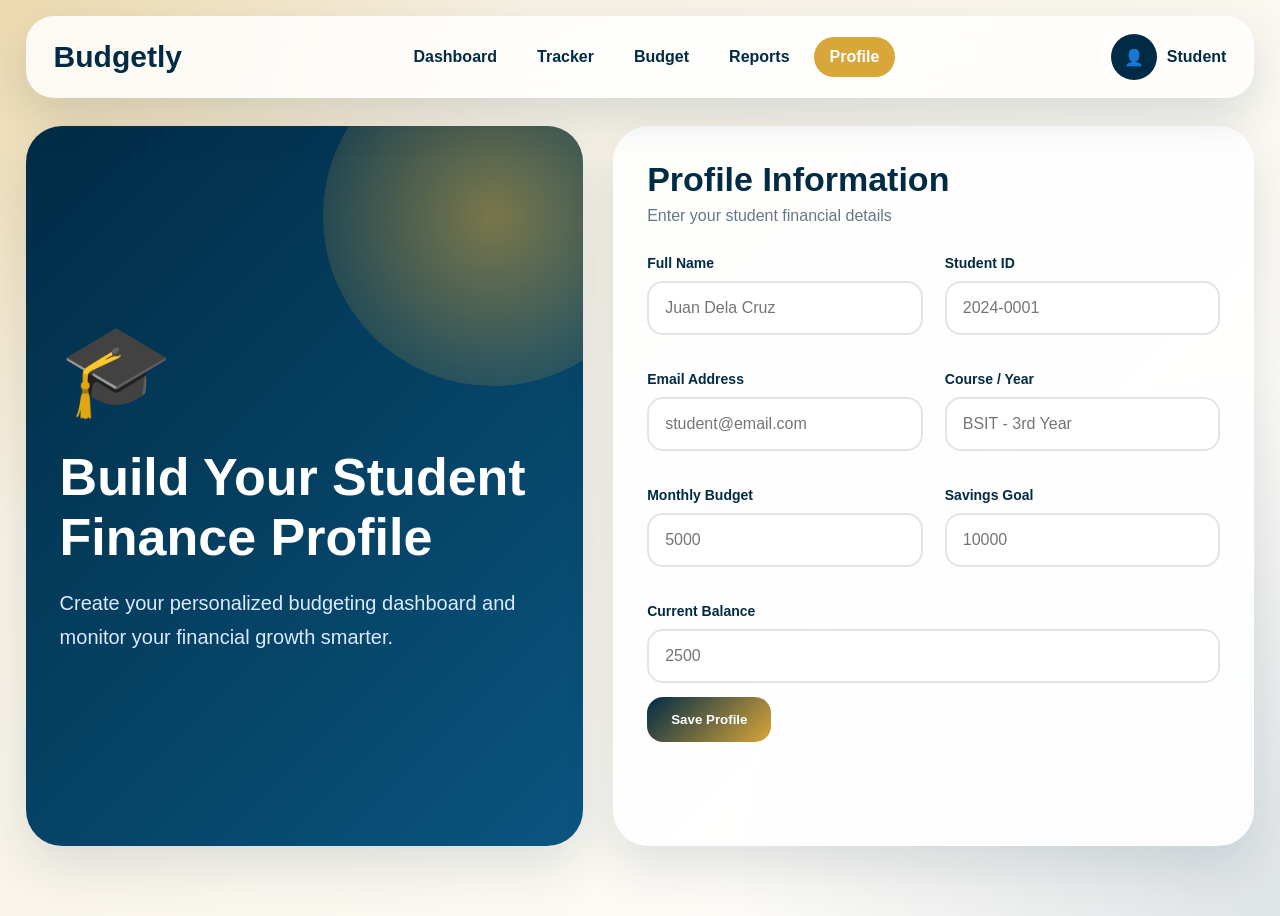
<file: index.html>
<!DOCTYPE html>
<html lang="en">
<head>
  <meta charset="UTF-8" />
  <meta name="viewport" content="width=device-width, initial-scale=1.0"/>
  <title>Profile | Budgetly</title>

  <link rel="stylesheet" href="styles.css">
</head>
<body>

<nav class="premium-nav">

  <h1>Budgetly</h1>

  <div class="nav-links">
    <a href="home.html">Dashboard</a>
    <a href="tracker.html">Tracker</a>
    <a href="budget.html">Budget</a>
    <a href="reports.html">Reports</a>
    <a class="active" href="index.html">Profile</a>
  </div>

  <div class="nav-profile">
    <div class="nav-avatar" id="navAvatar">👤</div>
    <span id="navName">Student</span>
  </div>

</nav>

<main class="profile-page">

  <section id="profileForm" class="profile-onboarding">

    <div class="onboarding-left">

      <div class="floating-glow"></div>

      <span class="big-icon">🎓</span>

      <h2>
        Build Your Student Finance Profile
      </h2>

      <p>
        Create your personalized budgeting dashboard
        and monitor your financial growth smarter.
      </p>

    </div>

    <div class="onboarding-form">

      <div class="form-title">
        <h3>Profile Information</h3>
        <p>Enter your student financial details</p>
      </div>

      <div class="form-grid">

        <div class="input-group">
          <label>Full Name</label>
          <input id="fullName" placeholder="Juan Dela Cruz">
        </div>

        <div class="input-group">
          <label>Student ID</label>
          <input id="studentId" placeholder="2024-0001">
        </div>

        <div class="input-group">
          <label>Email Address</label>
          <input id="email" type="email" placeholder="student@email.com">
        </div>

        <div class="input-group">
          <label>Course / Year</label>
          <input id="course" placeholder="BSIT - 3rd Year">
        </div>

        <div class="input-group">
          <label>Monthly Budget</label>
          <input id="monthlyBudget" type="number" placeholder="5000">
        </div>

        <div class="input-group">
          <label>Savings Goal</label>
          <input id="savingsGoal" type="number" placeholder="10000">
        </div>

        <div class="input-group full-width">
          <label>Current Balance</label>
          <input id="currentBalance" type="number" placeholder="2500">
        </div>

      </div>

      <button onclick="saveProfile()">
        Save Profile
      </button>

    </div>

  </section>

  <section id="profileContent" class="profile-dashboard hidden">

    <section class="hero-profile">

      <div class="hero-left">

        <div class="profile-picture">
          <span id="profileInitial">J</span>
        </div>

        <div>

          <div class="profile-status">
            ACTIVE PROFILE
          </div>

          <h2 id="displayName">
            Student Name
          </h2>

          <p id="displayCourse">
            BS Information Technology
          </p>

          <div class="profile-tags">
            <span>Budget Tracker</span>
            <span>Student</span>
            <span>Finance Dashboard</span>
          </div>

        </div>

      </div>

      <div class="hero-actions">

        <button onclick="editProfile()">
          Edit Profile
        </button>

      </div>

    </section>

    <section class="profile-grid">

      <div class="profile-info-card">

        <div class="card-top">
          <h3>Personal Information</h3>
          <span>👤</span>
        </div>

        <div class="info-list">

          <div class="info-item">
            <small>FULL NAME</small>
            <h4 id="nameValue"></h4>
          </div>

          <div class="info-item">
            <small>STUDENT ID</small>
            <h4 id="idValue"></h4>
          </div>

          <div class="info-item">
            <small>EMAIL ADDRESS</small>
            <h4 id="emailValue"></h4>
          </div>

          <div class="info-item">
            <small>COURSE / YEAR</small>
            <h4 id="courseValue"></h4>
          </div>

        </div>

      </div>

      <div class="financial-card gold-card">

        <div class="finance-icon">
          💰
        </div>

        <small>MONTHLY BUDGET</small>

        <h3 id="budgetValue">
          ₱0
        </h3>

        <p>Planned monthly allowance</p>

      </div>

      <div class="financial-card navy-card">

        <div class="finance-icon">
          🏦
        </div>

        <small>CURRENT BALANCE</small>

        <h3 id="balanceValue">
          ₱0
        </h3>

        <p>Available remaining balance</p>

      </div>

      <div class="goal-progress-card">

        <div class="card-top">
          <h3>Savings Goal</h3>
          <span>🎯</span>
        </div>

        <div class="goal-value">
          <h2 id="goalValue">
            ₱0
          </h2>

          <p id="savingText">
            0% completed
          </p>
        </div>

        <div class="progress-track">
          <div id="savingBar" class="progress-fill"></div>
        </div>

      </div>

      <div class="premium-tip-card">

        <div class="tip-icon">
          💡
        </div>

        <div class="tip-content">

          <div class="card-top">
            <h3>Smart Financial Tip</h3>
          </div>

          <p id="tipText">
            Loading tip...
          </p>

          <button onclick="rotateTip()">
            Show Another Tip
          </button>

        </div>

      </div>

    </section>

  </section>

</main>

<script src="script.js"></script>
</body>
</html>
</file>
<file: styles.css>
:root {
  --navy: #002B45;
  --gold: #D9A63A;
  --beige: #F5EEDC;
  --white: #ffffff;
  --text: #102a3a;
  --muted: #657786;
  --red: #d94b4b;
  --green: #4CAF50;
  --purple: #9C27B0;
}

* {
  margin: 0;
  padding: 0;
  box-sizing: border-box;
  font-family: "Segoe UI", Arial, sans-serif;
}

body {
  min-height: 100vh;
  color: var(--text);
  background:
    radial-gradient(circle at top left, rgba(217,166,58,.28), transparent 34%),
    radial-gradient(circle at bottom right, rgba(0,43,69,.13), transparent 35%),
    linear-gradient(135deg, var(--beige), #fff);
    overflow-x: hidden;
}

.hidden {
  display: none !important;
}

.premium-nav {
  position: sticky;
  top: 16px;
  z-index: 99;
  width: 96%;
  margin: 16px auto 28px;
  padding: 18px 28px;
  border-radius: 28px;
  background: rgba(255,255,255,.84);
  backdrop-filter: blur(18px);
  box-shadow: 0 18px 45px rgba(0,43,69,.14);
  display: flex;
  justify-content: space-between;
  align-items: center;
}

.premium-nav h1 {
  color: var(--navy);
  font-size: 30px;
  font-weight: 900;
}

.nav-links {
  display: flex;
  gap: 8px;
}

.nav-links a {
  color: var(--navy);
  text-decoration: none;
  font-weight: 800;
  padding: 11px 16px;
  border-radius: 999px;
  transition: .25s;
}

.nav-links a:hover,
.nav-links .active {
  background: var(--gold);
  color: white;
}

.nav-profile {
  display: flex;
  align-items: center;
  gap: 10px;
  font-weight: 900;
  color: var(--navy);
}

.nav-avatar {
  width: 46px;
  height: 46px;
  border-radius: 50%;
  background: var(--navy);
  color: white;
  display: grid;
  place-items: center;
  font-weight: 900;
}

.dashboard-page {
  width: 96%;
  max-width: 1550px;
  margin: auto;
  padding-bottom: 45px;
}

.welcome-banner{
  position: relative;
  overflow: hidden;

  padding: 44px 48px;
  border-radius: 42px;

  background:
    linear-gradient(
      135deg,
      #002B45 0%,
      #0a4e72 55%,
      #135d84 100%
    );

  box-shadow:
    0 24px 60px rgba(0,43,69,.22);

  margin-bottom: 26px;

  isolation: isolate;
}

.welcome-banner::before{
  content:"";

  position:absolute;

  top:-120px;
  right:-120px;

  width:320px;
  height:320px;

  border-radius:50%;

  background:
    radial-gradient(
      circle,
      rgba(217,166,58,.30),
      transparent 70%
    );

  z-index:-1;
}

.welcome-banner::after{
  content:"";

  position:absolute;

  bottom:-80px;
  left:-80px;

  width:220px;
  height:220px;

  border-radius:50%;

  background:
    radial-gradient(
      circle,
      rgba(255,255,255,.08),
      transparent 70%
    );

  z-index:-1;
}

.welcome-banner h2{
  font-size: clamp(42px, 4vw, 64px);
  font-weight: 900;

  line-height: 1.05;

  color: white;

  margin-bottom: 16px;

  letter-spacing: -.5px;
}

.welcome-banner p{
  font-size: 18px;
  font-weight: 500;

  color: rgba(255,255,255,.82);

  max-width: 620px;

  line-height: 1.7;
}

.welcome-banner h2 {
  font-size: 44px;
  margin-bottom: 10px;
}

.welcome-banner p {
  color: #dbeafe;
  font-size: 18px;
}

button {
  border: none;
  border-radius: 16px;
  padding: 15px 24px;
  background: linear-gradient(135deg, var(--navy), var(--gold));
  color: white;
  font-weight: 900;
  cursor: pointer;
  transition: .25s;
}

button:hover {
  transform: translateY(-3px);
  box-shadow: 0 14px 30px rgba(0,43,69,.25);
}

.dashboard-cards {
  display: grid;
  grid-template-columns: repeat(3, 1fr);
  gap: 26px;
  margin-bottom: 28px;
}

.dashboard-card {
  position: relative;
  overflow: hidden;

  min-height: 170px;
  padding: 34px;
  border-radius: 34px;

  background:
    linear-gradient(
      145deg,
      rgba(255,255,255,.96),
      rgba(245,238,220,.92)
    );

  border: 1px solid rgba(0,43,69,.08);

  box-shadow:
    0 18px 45px rgba(0,43,69,.10),
    inset 0 1px 0 rgba(255,255,255,.65);

  display: flex;
  justify-content: space-between;
  align-items: center;

  gap: 20px;

  transition: .3s ease;
}

.dashboard-card::before{
  content:"";
  position:absolute;

  top:-40px;
  right:-40px;

  width:120px;
  height:120px;

  border-radius:50%;

  background:
    linear-gradient(
      135deg,
      rgba(217,166,58,.18),
      rgba(0,43,69,.08)
    );
}

.dashboard-card:hover{
  transform: translateY(-6px);

  box-shadow:
    0 24px 60px rgba(0,43,69,.16),
    inset 0 1px 0 rgba(255,255,255,.7);
}

.dashboard-card small{
  display:block;

  font-size:14px;
  font-weight:800;

  letter-spacing:.4px;
  text-transform:uppercase;

  color:#6d7b88;

  margin-bottom:14px;
}

.dashboard-card h3{
  font-size: clamp(26px, 2vw, 48px);

  font-weight: 900;
  line-height: 1.1;

  color:#002B45;

  max-width:100%;

  overflow-wrap: break-word;
  word-break: break-word;
}

.dashboard-card .card-icon{
  width:72px;
  height:72px;

  border-radius:24px;

  display:flex;
  align-items:center;
  justify-content:center;

  font-size:34px;

  background:
    linear-gradient(
      135deg,
      #002B45,
      #0b5379
    );

  color:white;

  box-shadow:
    0 10px 25px rgba(0,43,69,.20);
}

.dashboard-card:hover,
.spending-landscape-card:hover,
.line-chart-card:hover,
.transactions-card:hover {
  transform: translateY(-5px);
  box-shadow: 0 24px 55px rgba(0,43,69,.18);
}

.dashboard-card small {
  color: var(--muted);
  font-size: 15px;
  font-weight: 800;
}

.dashboard-card h3 {
  color: var(--navy);
  font-size: 42px;
  margin-top: 8px;
}

.card-icon {
  width: 80px;
  height: 80px;
  border-radius: 24px;
  background: linear-gradient(135deg, var(--navy), #0a557f);
  color: white;
  font-size: 34px;
  display: grid;
  place-items: center;
}

.card-icon.gold {
  background: linear-gradient(135deg, var(--gold), #f0c361);
}

.card-icon.red {
  background: linear-gradient(135deg, var(--red), #ff7b7b);
}

.home-layout {
  display: grid;
  grid-template-columns: 1.45fr .9fr;
  gap: 28px;
  margin-bottom: 28px;
}

.spending-landscape-card,
.line-chart-card,
.transactions-card {
  background: rgba(255,255,255,.92);
  border-radius: 36px;
  padding: 32px;
  box-shadow: 0 20px 48px rgba(0,43,69,.13);
  transition: .25s;
}

.spending-landscape-card {
  min-height: 560px;
}

.line-chart-card {
  min-height: 560px;
}

.chart-header,
.transaction-header {
  display: flex;
  justify-content: space-between;
  align-items: center;
  margin-bottom: 26px;
}

.chart-header h3,
.transaction-header h3 {
  color: var(--navy);
  font-size: 29px;
  font-weight: 900;
}

.chart-header p,
.transaction-header p {
  color: var(--muted);
  margin-top: 5px;
  font-weight: 600;
}

.spending-layout {
  display: grid;
  grid-template-columns: .9fr 1.1fr;
  gap: 36px;
  align-items: center;
  height: calc(100% - 80px);
}

.pie-side {
  display: flex;
  justify-content: center;
  align-items: center;
}

.pie-side canvas {
  max-width: 350px;
  max-height: 350px;
}

.overview-side {
  display: flex;
  flex-direction: column;
  gap: 18px;
}

.overview-item {
  display: flex;
  justify-content: space-between;
  align-items: center;
  padding: 18px 20px;
  border-radius: 24px;
  background: linear-gradient(145deg, #ffffff, #faf6e8);
  border: 1px solid rgba(0,43,69,.08);
  transition: .25s;
}

.overview-item:hover {
  transform: translateX(5px);
  box-shadow: 0 12px 30px rgba(0,43,69,.12);
}

.overview-left {
  display: flex;
  align-items: center;
  gap: 14px;
}

.overview-left p {
  color: var(--navy);
  font-size: 18px;
  font-weight: 850;
}

.overview-right {
  text-align: right;
}

.overview-right span {
  display: block;
  color: var(--muted);
  font-size: 14px;
  margin-bottom: 5px;
  font-weight: 750;
}

.overview-right b {
  color: var(--navy);
  font-size: 21px;
  font-weight: 900;
}

.dot {
  width: 18px;
  height: 18px;
  border-radius: 50%;
}

.food { background: var(--navy); }
.transport { background: var(--gold); }
.school { background: var(--green); }
.personal { background: var(--purple); }
.others { background: var(--red); }

.line-chart-card canvas {
  max-height: 420px;
}

.transactions-card {
  min-height: 340px;
}

.transaction-item{
  display:grid;

  grid-template-columns:
    1.4fr
    .7fr
    .7fr;

  align-items:center;

  gap:20px;

  padding:22px 26px;
  margin-bottom:16px;

  border-radius:26px;

  background:
    linear-gradient(
      145deg,
      rgba(255,255,255,.96),
      rgba(248,243,230,.92)
    );

  border:1px solid rgba(0,43,69,.05);

  transition:.25s ease;
}

.transaction-item:hover{
  transform:translateY(-3px);

  box-shadow:
    0 14px 30px rgba(0,43,69,.08);
}

.transaction-item p{
  margin:0;
}

.transaction-left{
  display:flex;
  align-items:center;
  gap:16px;
}

.transaction-item > p{
  text-align:center;

  font-size:15px;
  font-weight:700;

  color:#6b7b88;
}

.transaction-amount{
  text-align:right;

  font-size:20px;
  font-weight:900;
}

.transaction-left {
  display: flex;
  align-items: center;
  gap: 15px;
}

.transaction-icon {
  width: 58px;
  height: 58px;
  border-radius: 18px;
  background: linear-gradient(135deg, var(--navy), #0b557d);
  display: grid;
  place-items: center;
  color: white;
  font-size: 26px;
}

.transaction-item h4 {
  color: var(--navy);
  font-size: 18px;
}

.transaction-item p {
  color: var(--muted);
  font-weight: 650;
}

.transaction-amount {
  color: var(--red);
  font-size: 23px;
  font-weight: 900;
}

.empty-state {
  padding: 35px;
  text-align: center;
  color: var(--muted);
  font-weight: 700;
  background: #faf6e8;
  border-radius: 24px;
}

.modal {
  position: fixed;
  inset: 0;
  background: rgba(0,0,0,.45);
  display: flex;
  justify-content: center;
  align-items: center;
  z-index: 999;
  padding: 20px;
}

.modal-content {
  width: 95%;
  max-width: 520px;
  background: white;
  border-radius: 32px;
  padding: 30px;
  box-shadow: 0 24px 60px rgba(0,0,0,.22);
}

.modal-header {
  display: flex;
  justify-content: space-between;
  align-items: center;
  margin-bottom: 22px;
}

.modal-header h3 {
  color: var(--navy);
  font-size: 28px;
}

.close-btn {
  background: #ef4444 !important;
  padding: 10px 14px !important;
}

input,
select {
  width: 100%;
  padding: 16px;
  border: 2px solid #e4e4e4;
  border-radius: 16px;
  font-size: 16px;
  background: white;
  margin-bottom: 14px;
}

input:focus,
select:focus {
  outline: none;
  border-color: var(--gold);
  box-shadow: 0 0 0 4px rgba(217,166,58,.18);
}

@media (max-width: 1150px) {
  .home-layout {
    grid-template-columns: 1fr;
  }

  .spending-layout {
    grid-template-columns: 1fr;
  }

  .pie-side canvas {
    max-width: 310px;
  }
}

@media (max-width: 850px) {
  .premium-nav,
  .welcome-banner {
    flex-direction: column;
    text-align: center;
    gap: 18px;
  }

  .nav-links {
    flex-wrap: wrap;
    justify-content: center;
  }

  .dashboard-cards {
    grid-template-columns: 1fr;
  }

  .transaction-item {
    grid-template-columns: 1fr;
  }

  .welcome-banner h2 {
    font-size: 34px;
  }
}

.profile-page {
  width: 96%;
  max-width: 1550px;
  margin: auto;
  padding-bottom: 40px;
}

.profile-onboarding {
  display: grid;
  grid-template-columns: 1fr 1.15fr;
  gap: 30px;
  align-items: stretch;
}

.onboarding-left,
.onboarding-form,
.hero-profile,
.profile-info-card,
.financial-card,
.goal-progress-card,
.premium-tip-card {
  background: rgba(255,255,255,.92);
  border-radius: 36px;
  padding: 34px;

  box-shadow:
    0 20px 50px rgba(0,43,69,.12);

  position: relative;
  overflow: hidden;
}

.onboarding-left {
  background:
    linear-gradient(135deg, #002B45, #0a557f);

  color: white;

  min-height: 720px;

  display: flex;
  flex-direction: column;
  justify-content: center;
}

.big-icon {
  font-size: 90px;
  margin-bottom: 25px;
  z-index: 2;
}

.onboarding-left h2 {
  font-size: 52px;
  line-height: 1.15;
  margin-bottom: 18px;
  z-index: 2;
}

.onboarding-left p {
  color: #dbeafe;
  font-size: 20px;
  line-height: 1.7;
  max-width: 540px;
  z-index: 2;
}

.floating-glow {
  position: absolute;
  width: 340px;
  height: 340px;
  border-radius: 50%;

  background:
    radial-gradient(circle, rgba(217,166,58,.55), transparent);

  top: -80px;
  right: -80px;
}

.onboarding-form {
  min-height: 720px;
}

.form-title h3 {
  color: #002B45;
  font-size: 34px;
}

.form-title p {
  color: #657786;
  margin-top: 8px;
  margin-bottom: 30px;
}

.form-grid {
  display: grid;
  grid-template-columns: 1fr 1fr;
  gap: 22px;
}

.input-group {
  display: flex;
  flex-direction: column;
}

.input-group label {
  color: #002B45;
  font-size: 14px;
  font-weight: 800;
  margin-bottom: 10px;
}

.full-width {
  grid-column: span 2;
}

.profile-dashboard {
  display: flex;
  flex-direction: column;
  gap: 28px;
}

.hero-profile {
  min-height: 250px;

  background:
    linear-gradient(135deg, #002B45, #074d75);

  color: white;

  display: flex;
  justify-content: space-between;
  align-items: center;
}

.hero-left {
  display: flex;
  align-items: center;
  gap: 28px;
}

.profile-picture {
  width: 150px;
  height: 150px;
  border-radius: 50%;

  background: white;

  display: grid;
  place-items: center;

  color: #002B45;
  font-size: 58px;
  font-weight: 900;

  box-shadow:
    0 0 0 10px rgba(217,166,58,.3),
    0 0 45px rgba(217,166,58,.7);
}

.profile-status {
  width: fit-content;

  background: rgba(255,255,255,.14);

  padding: 10px 16px;

  border-radius: 999px;

  color: #fff2bf;

  font-size: 13px;
  font-weight: 900;

  margin-bottom: 18px;
}

.hero-profile h2 {
  font-size: 52px;
  margin-bottom: 10px;
}

.hero-profile p {
  color: #dbeafe;
  font-size: 20px;
  margin-bottom: 20px;
}

.profile-tags {
  display: flex;
  flex-wrap: wrap;
  gap: 12px;
}

.profile-tags span {
  padding: 11px 18px;

  border-radius: 999px;

  background: rgba(255,255,255,.14);

  color: #fff5d6;

  font-weight: 800;
}

.profile-grid {
  display: grid;
  grid-template-columns: 1.25fr 1fr 1fr;
  gap: 28px;
}

.profile-info-card {
  grid-row: span 2;
}

.card-top {
  display: flex;
  justify-content: space-between;
  align-items: center;

  margin-bottom: 28px;
}

.card-top h3 {
  color: #002B45;
  font-size: 28px;
}

.card-top span {
  font-size: 32px;
}

.info-list {
  display: flex;
  flex-direction: column;
  gap: 18px;
}

.info-item {
  padding: 22px;

  border-radius: 24px;

  background:
    linear-gradient(145deg, #fff, #f9f7ef);

  border: 1px solid rgba(0,43,69,.08);

  transition: .25s;
}

.info-item:hover,
.financial-card:hover,
.goal-progress-card:hover,
.premium-tip-card:hover {
  transform: translateY(-5px);

  box-shadow:
    0 18px 40px rgba(0,43,69,.14);
}

.info-item small {
  color: #657786;
  font-size: 13px;
  font-weight: 900;
}

.info-item h4 {
  color: #002B45;
  font-size: 24px;
  margin-top: 8px;
}

.financial-card {
  min-height: 270px;

  display: flex;
  flex-direction: column;
  justify-content: center;
}

.finance-icon {
  width: 75px;
  height: 75px;
  border-radius: 22px;

  display: grid;
  place-items: center;

  font-size: 36px;

  margin-bottom: 24px;
}

.gold-card {
  background:
    linear-gradient(145deg, #fff, #fff5d7);
}

.gold-card .finance-icon {
  background:
    linear-gradient(135deg, #D9A63A, #f3c25d);
}

.navy-card {
  background:
    linear-gradient(135deg, #002B45, #0a557f);

  color: white;
}

.navy-card .finance-icon {
  background:
    rgba(255,255,255,.14);
}

.financial-card small {
  font-size: 14px;
  font-weight: 900;
  margin-bottom: 12px;
}

.financial-card h3 {
  font-size: 44px;
}

.financial-card p {
  margin-top: 12px;
  color: #657786;
  font-weight: 700;
}

.navy-card p {
  color: #dbeafe;
}

.goal-progress-card {
  grid-column: span 2;
}

.goal-value h2 {
  color: #002B45;
  font-size: 54px;
}

.goal-value p {
  color: #657786;
  margin-top: 8px;
  font-weight: 700;
}

.progress-track {
  width: 100%;
  height: 22px;

  border-radius: 999px;

  background: #e5e7eb;

  overflow: hidden;

  margin-top: 26px;
}

.progress-fill {
  width: 0%;
  height: 100%;

  background:
    linear-gradient(90deg, #D9A63A, #002B45);

  border-radius: 999px;

  transition: .5s;
}

.premium-tip-card {
  grid-column: span 3;

  display: grid;
  grid-template-columns: 140px 1fr;
  align-items: center;

  gap: 30px;

  background:
    linear-gradient(135deg,
    rgba(217,166,58,.18),
    rgba(255,255,255,.95));
}

.tip-icon {
  width: 120px;
  height: 120px;

  border-radius: 36px;

  background:
    linear-gradient(135deg, #002B45, #0a557f);

  display: grid;
  place-items: center;

  color: white;

  font-size: 58px;

  box-shadow:
    0 0 35px rgba(217,166,58,.5);
}

.tip-content p {
  color: #22384a;
  font-size: 20px;
  line-height: 1.8;
  margin: 16px 0 22px;
  font-weight: 650;
}

@media (max-width: 1200px) {

  .profile-onboarding,
  .profile-grid {
    grid-template-columns: 1fr;
  }

  .goal-progress-card,
  .premium-tip-card {
    grid-column: span 1;
  }

}

@media (max-width: 850px) {

  .hero-profile,
  .hero-left {
    flex-direction: column;
    text-align: center;
  }

  .form-grid {
    grid-template-columns: 1fr;
  }

  .full-width {
    grid-column: span 1;
  }

  .premium-tip-card {
    grid-template-columns: 1fr;
    text-align: center;
  }

  .tip-icon {
    margin: auto;
  }

  .hero-profile h2 {
    font-size: 38px;
  }

  .onboarding-left h2 {
    font-size: 38px;
  }

}

.empty-state {
  min-height: 220px;

  display: flex;
  flex-direction: column;
  justify-content: center;
  align-items: center;

  text-align: center;

  border-radius: 28px;

  background:
    linear-gradient(145deg, #fff, #faf6e8);

  border: 1px solid rgba(0,43,69,.08);

  padding: 30px;
}

.empty-state h3 {
  color: #002B45;
  font-size: 28px;
  margin-bottom: 10px;
}

.empty-state p {
  color: #657786;
  font-size: 16px;
  max-width: 420px;
  line-height: 1.7;
}           

.tracker-page {
  width: 96%;
  max-width: 1550px;
  margin: auto;
  padding-bottom: 45px;
}

.tracker-hero {
  position: relative;
  overflow: hidden;

  min-height: 220px;
  padding: 48px;

  border-radius: 42px;
  margin-bottom: 28px;

  color: white;

  background:
    linear-gradient(
      135deg,
      #002B45 0%,
      #084866 55%,
      #135d84 100%
    );

  box-shadow:
    0 24px 60px rgba(0,43,69,.22);

  isolation: isolate;
}

.tracker-hero::before {
  content: "";
  position: absolute;
  top: -110px;
  right: -90px;

  width: 300px;
  height: 300px;

  border-radius: 50%;

  background:
    radial-gradient(
      circle,
      rgba(217,166,58,.35),
      transparent 70%
    );

  z-index: -1;
}

.tracker-hero {
  position: relative;
  overflow: hidden;

  min-height: 180px;
  padding: 36px 42px;

  border-radius: 38px;
  margin-bottom: 24px;

  color: white;

  background:
    linear-gradient(
      135deg,
      #002B45 0%,
      #084866 55%,
      #135d84 100%
    );

  box-shadow:
    0 18px 45px rgba(0,43,69,.18);

  isolation: isolate;
}

.tracker-hero h2 {
  font-size: clamp(38px, 3vw, 56px);
  font-weight: 900;
  letter-spacing: -.5px;
  margin-bottom: 12px;
}

.tracker-hero p {
  max-width: 620px;
  font-size: 17px;
  line-height: 1.6;
  color: rgba(255,255,255,.84);
}

.tracker-badges{
  margin-top: 20px;
  gap: 10px;
}

.tracker-badges span{
  padding: 10px 15px;
  font-size: 13px;
  border-radius: 14px;
}

.tracker-grid{
  display:grid;

  grid-template-columns: 1.4fr .9fr;

  gap:24px;

  align-items:start;
}



.add-expense-card,
.calendar-card,
.history-card {
  background: rgba(255,255,255,.92);
  border-radius: 34px;
  padding: 32px;
  box-shadow: 0 20px 48px rgba(0,43,69,.13);
}

.add-expense-card h3,
.calendar-card h3,
.history-card h3 {
  color: #002B45;
  font-size: 28px;
  margin-bottom: 22px;
}

.tracker-form {
  display: grid;
  grid-template-columns: 130px 1fr;
  gap: 18px;
  align-items: center;
}

.tracker-form label {
  color: #002B45;
  font-weight: 900;
}

.calendar-card {
  text-align: center;
}

.calendar-grid {
  display: grid;
  grid-template-columns: repeat(7, 1fr);
  gap: 9px;
}

.calendar-grid b {
  color: #002B45;
}

.calendar-grid span {
  padding: 10px;
  border-radius: 12px;
  color: #102a3a;
  font-weight: 700;
}

.active-day {
  background: #D9A63A;
  color: white !important;
}

.history-header {
  display: flex;
  justify-content: space-between;
  align-items: center;
  margin-bottom: 24px;
}

.history-header p {
  color: #657786;
  font-weight: 600;
}

.history-header input {
  max-width: 300px;
}

.expense-table {
  width: 100%;
  border-collapse: collapse;
  overflow: hidden;
  border-radius: 22px;
}

.expense-table th {
  background: #002B45;
  color: white;
  padding: 18px;
  text-align: left;
}

.expense-table td {
  padding: 18px;
  border-bottom: 1px solid #eee5c8;
  font-weight: 700;
  color: #102a3a;
}

.expense-table tr:hover {
  background: #faf6e8;
}

.action-btn {
  border: none;
  background: transparent;
  color: #002B45;
  font-size: 21px;
  cursor: pointer;
  margin-right: 10px;
}

.delete-btn {
  color: #d94b4b;
}

@media (max-width: 950px) {
  .tracker-grid {
    grid-template-columns: 1fr;
  }

  .tracker-form {
    grid-template-columns: 1fr;
  }

  .history-header {
    flex-direction: column;
    align-items: flex-start;
    gap: 15px;
  }
}

.calendar-top {
  display: flex;
  justify-content: space-between;
  align-items: center;
  margin-bottom: 14px;
}

.calendar-top button {
  width: 42px;
  height: 42px;
  padding: 0;
  border-radius: 50%;
}

#calendarMonthPicker {
  margin-bottom: 18px;
}

.calendar-grid {
  display: grid;
  grid-template-columns: repeat(7, 1fr);
  gap: 9px;
}

.calendar-grid button,
.calendar-grid span,
.calendar-grid b {
  padding: 11px;
  border-radius: 12px;
  text-align: center;
  font-weight: 800;
}

.calendar-grid button {
  background: #f8f3e3;
  color: #002B45;
}

.calendar-grid button:hover,
.calendar-grid .selected-day {
  background: #D9A63A;
  color: white;
}

.success-pop {
  animation: successPop .45s ease;
}

@keyframes successPop {
  0% {
    transform: scale(.96);
    box-shadow: 0 0 0 rgba(217,166,58,0);
  }

  50% {
    transform: scale(1.03);
    box-shadow: 0 0 28px rgba(217,166,58,.55);
  }

  100% {
    transform: scale(1);
  }
}


.budget-page {
  width: 96%;
  max-width: 1550px;
  margin: auto;
  padding-bottom: 45px;
}

.budget-hero {
  min-height: 170px;
  padding: 36px;
  border-radius: 36px;
  margin-bottom: 28px;
  color: white;
  background: linear-gradient(135deg, #002B45, #064c73);
  box-shadow: 0 24px 55px rgba(0,43,69,.2);
}

.budget-hero h2 {
  font-size: 44px;
  margin-bottom: 10px;
}

.budget-hero p {
  color: #dbeafe;
  font-size: 18px;
}

.budget-grid {
  display: grid;
  grid-template-columns: 1fr 1.2fr;
  gap: 28px;
  margin-bottom: 28px;
}

.set-budget-card,
.budget-summary-card,
.category-budget-card {
  background: rgba(255,255,255,.92);
  border-radius: 34px;
  padding: 32px;
  box-shadow: 0 20px 48px rgba(0,43,69,.13);
}

.set-budget-card h3,
.category-budget-card h3 {
  color: #002B45;
  font-size: 28px;
  margin-bottom: 22px;
}

.budget-form {
  display: grid;
  grid-template-columns: 150px 1fr;
  gap: 18px;
  align-items: center;
}

.budget-form label {
  color: #002B45;
  font-weight: 900;
}

.budget-form button {
  grid-column: span 2;
}

.budget-summary-card {
  display: grid;
  grid-template-columns: .8fr 1fr;
  gap: 30px;
  align-items: center;
}

.budget-donut {
  width: 190px;
  height: 190px;
  border-radius: 50%;
  background: conic-gradient(#D9A63A 0deg, #eee 0deg);
  display: grid;
  place-items: center;
  position: relative;
  margin: auto;
}

.budget-donut::after {
  content: "";
  position: absolute;
  width: 125px;
  height: 125px;
  background: white;
  border-radius: 50%;
}

.budget-donut span,
.budget-donut small {
  z-index: 1;
  color: #002B45;
  font-weight: 900;
}

.budget-donut span {
  font-size: 34px;
}

.budget-donut small {
  margin-top: 42px;
  position: absolute;
}

.summary-values p {
  display: flex;
  justify-content: space-between;
  padding: 18px;
  border-radius: 20px;
  background: #faf6e8;
  margin-bottom: 14px;
  color: #002B45;
  font-weight: 800;
}

.summary-values b {
  font-size: 20px;
}

.budget-table-header p {
  color: #657786;
  font-weight: 600;
  margin-bottom: 22px;
}

.budget-row {
  display: grid;
  grid-template-columns: 1fr 1fr 1fr 1fr 1.4fr;
  gap: 14px;
  align-items: center;
  padding: 18px;
  border-radius: 22px;
  background: linear-gradient(145deg, #fff, #faf6e8);
  margin-bottom: 14px;
  font-weight: 800;
  color: #002B45;
}

.budget-row.header {
  background: #002B45;
  color: white;
}

.progress-mini {
  height: 14px;
  background: #e5e7eb;
  border-radius: 999px;
  overflow: hidden;
}

.progress-mini span {
  display: block;
  height: 100%;
  border-radius: 999px;
  background: linear-gradient(90deg, #D9A63A, #002B45);
}

@media (max-width: 950px) {
  .budget-grid,
  .budget-summary-card {
    grid-template-columns: 1fr;
  }

  .budget-form {
    grid-template-columns: 1fr;
  }

  .budget-form button {
    grid-column: span 1;
  }

  .budget-row {
    grid-template-columns: 1fr;
  }
}

.add-budget-card{
  padding:38px;
  border-radius:38px;

  background:
    linear-gradient(
      145deg,
      rgba(255,255,255,.96),
      rgba(248,243,230,.92)
    );

  border:1px solid rgba(0,43,69,.05);

  box-shadow:
    0 22px 55px rgba(0,43,69,.10);

  display:flex;
  flex-direction:column;
  gap:30px;
}

.budget-card-header{
  display:flex;
  justify-content:space-between;
  align-items:center;
  gap:30px;
}

.budget-pill{
  display:inline-block;

  padding:10px 16px;
  border-radius:999px;

  margin-bottom:18px;

  background:rgba(217,166,58,.14);

  color:#b98717;

  font-size:13px;
  font-weight:800;
}

.add-budget-card h3{
  font-size:52px;
  font-weight:900;

  line-height:1;

  color:#002B45;

  margin-bottom:18px;
}

.add-budget-card p{
  max-width:540px;

  font-size:18px;
  line-height:1.7;

  color:#667785;
}

.main-budget-btn{
  min-width:220px;
  height:68px;

  border:none;
  border-radius:24px;

  cursor:pointer;

  font-size:18px;
  font-weight:900;

  color:white;

  background:
    linear-gradient(
      135deg,
      #002B45,
      #d9a63a
    );

  box-shadow:
    0 18px 36px rgba(0,43,69,.18);

  transition:.28s ease;
}

.main-budget-btn:hover{
  transform:
    translateY(-4px)
    scale(1.02);
}

.budget-actions-row{
  display:flex;
  justify-content:space-between;
  align-items:center;
  gap:24px;

  flex-wrap:wrap;
}

.quick-budget-actions{
  display:flex;
  gap:14px;
  flex-wrap:wrap;
}

.quick-budget-actions button{
  height:52px;

  padding:0 24px;

  border:none;
  border-radius:18px;

  cursor:pointer;

  font-size:15px;
  font-weight:800;

  color:#002B45;

  background:
    linear-gradient(
      145deg,
      rgba(255,255,255,.95),
      rgba(245,238,220,.88)
    );

  border:1px solid rgba(0,43,69,.06);

  transition:.25s;
}

.quick-budget-actions button:hover{
  transform:translateY(-3px);

  background:white;

  box-shadow:
    0 12px 24px rgba(0,43,69,.08);
}

.reset-budget-btn{
  height:52px;

  padding:0 26px;

  border:none;
  border-radius:18px;

  cursor:pointer;

  font-size:15px;
  font-weight:800;

  color:white;

  background:
    linear-gradient(
      135deg,
      #7f1d1d,
      #ef4444
    );

  box-shadow:
    0 14px 30px rgba(239,68,68,.20);

  transition:.25s;
}

.reset-budget-btn:hover{
  transform:translateY(-3px);
}

.budget-modal {
  position: fixed;
  inset: 0;

  background:
    rgba(0,0,0,.4);

  display: flex;
  justify-content: center;
  align-items: center;

  z-index: 999;
}

.hidden {
  display: none;
}

.budget-modal-content {
  width: 95%;
  max-width: 520px;

  background: white;

  border-radius: 34px;

  padding: 34px;

  box-shadow:
    0 25px 60px rgba(0,43,69,.2);
}

.modal-top {
  display: flex;
  justify-content: space-between;
  align-items: center;

  margin-bottom: 24px;
}

.modal-top h2 {
  color: #002B45;
}

.modal-top button {
  width: 45px;
  height: 45px;
  padding: 0;

  border-radius: 50%;
}

.budget-modal-content label {
  display: block;

  margin: 20px 0 10px;

  color: #002B45;
  font-weight: 900;
}

.income-amount {
  color: #16a34a !important;
}


.reports-page {
  width: 96%;
  max-width: 1550px;
  margin: auto;
  padding-bottom: 45px;
}

.reports-hero {
  min-height: 170px;
  padding: 36px;
  border-radius: 36px;
  margin-bottom: 28px;
  color: white;
  background: linear-gradient(135deg, #002B45, #064c73);
  box-shadow: 0 24px 55px rgba(0,43,69,.2);
  display: flex;
  justify-content: space-between;
  align-items: center;
}

.reports-hero h2 {
  font-size: 44px;
  margin-bottom: 10px;
}

.reports-hero p {
  color: #dbeafe;
  font-size: 18px;
}

.reports-stats {
  display: grid;
  grid-template-columns: repeat(3, 1fr);
  gap: 26px;
  margin-bottom: 28px;
}

.report-stat-card,
.report-chart-card,
.insights-card {
  background: rgba(255,255,255,.92);
  border-radius: 34px;
  padding: 32px;
  box-shadow: 0 20px 48px rgba(0,43,69,.13);
}

.report-stat-card small {
  color: #657786;
  font-weight: 900;
  font-size: 15px;
}

.report-stat-card h3 {
  color: #002B45;
  font-size: 38px;
  margin-top: 10px;
}

.reports-grid {
  display: grid;
  grid-template-columns: 1fr 1fr;
  gap: 28px;
  margin-bottom: 28px;
}

.report-chart-card {
  min-height: 470px;
}

.report-chart-card h3,
.insights-card h3 {
  color: #002B45;
  font-size: 28px;
  margin-bottom: 22px;
}

.insights-card ul {
  list-style: none;
}

.insights-card li {
  padding: 18px;
  margin-bottom: 14px;
  border-radius: 20px;
  background: linear-gradient(145deg, #fff, #faf6e8);
  color: #102a3a;
  font-weight: 750;
  line-height: 1.6;
}

@media (max-width: 950px) {
  .reports-hero,
  .reports-stats,
  .reports-grid {
    grid-template-columns: 1fr;
    flex-direction: column;
    text-align: center;
  }
}

.income-amount {
  color: #16a34a !important;
}

.dashboard-page{
  zoom: 0.75;
  width: 100%;
  margin: 0 auto;
}

.mini-stats-grid {
  margin-top: 26px;
  display: grid;
  grid-template-columns: repeat(2, 1fr);
  gap: 18px;
}

.mini-stat-card {
  position: relative;
  overflow: hidden;
  min-height: 115px;
  padding: 22px;
  border-radius: 26px;
  background: linear-gradient(145deg, #ffffff, #f8f3e6);
  border: 1px solid rgba(0, 43, 69, 0.08);
  box-shadow: 0 14px 35px rgba(0, 43, 69, 0.1);
  transition: 0.25s ease;
}

.mini-stat-card::after {
  content: "";
  position: absolute;
  right: -28px;
  top: -28px;
  width: 90px;
  height: 90px;
  border-radius: 50%;
  background: rgba(217, 166, 58, 0.18);
}

.mini-stat-card:hover {
  transform: translateY(-5px);
  box-shadow: 0 20px 45px rgba(0, 43, 69, 0.16);
}

.mini-stat-card small {
  display: block;
  color: #657786;
  font-size: 13px;
  font-weight: 800;
  text-transform: uppercase;
  letter-spacing: 0.4px;
  margin-bottom: 10px;
}

.mini-stat-card h4 {
  color: #002B45;
  font-size: clamp(22px, 2vw, 32px);
  font-weight: 900;
}

.spending-landscape-card{
  position: relative;
  overflow: hidden;

  padding: 34px;
  border-radius: 38px;

  background:
    linear-gradient(
      145deg,
      rgba(255,255,255,.96),
      rgba(248,243,230,.92)
    );

  border: 1px solid rgba(0,43,69,.06);

  box-shadow:
    0 22px 55px rgba(0,43,69,.10);

  transition: .3s ease;
}

.spending-landscape-card:hover{
  transform: translateY(-4px);
}

.chart-header{
  display:flex;
  justify-content:flex-start;
  align-items:flex-start;

  margin-bottom:30px;
}

.chart-header h3{
  font-size:42px;
  font-weight:900;
  color:#002B45;

  margin-bottom:10px;
}

.chart-header p{
  font-size:17px;
  color:#6b7b88;
}

.chart-header button{
  border:none;
  outline:none;

  padding:14px 24px;
  border-radius:18px;

  font-weight:800;
  color:white;

  cursor:pointer;

  background:
    linear-gradient(
      135deg,
      #002B45,
      #d9a63a
    );

  box-shadow:
    0 12px 24px rgba(0,43,69,.18);

  transition:.25s;
}

.chart-header button:hover{
  transform:translateY(-3px) scale(1.03);
}

.spending-layout{
  display:grid;
  grid-template-columns: .9fr 1.1fr;
  gap:40px;
  align-items:center;
}

.pie-side{
  position:relative;

  max-width:320px;
  margin:auto;
}

.pie-side::before{
  content:"";

  position:absolute;
  inset:-18px;

  border-radius:50%;

  background:
    radial-gradient(
      circle,
      rgba(217,166,58,.12),
      transparent 70%
    );

  z-index:0;
}

#spendingPieChart{
  position:relative;
  z-index:2;
}

.overview-side{
  display:flex;
  flex-direction:column;
  gap:18px;
}

.overview-item{
  display:flex;
  justify-content:space-between;
  align-items:center;

  padding:18px 22px;

  border-radius:22px;

  background:
    linear-gradient(
      145deg,
      rgba(255,255,255,.92),
      rgba(245,238,220,.85)
    );

  border:1px solid rgba(0,43,69,.05);

  box-shadow:
    0 8px 18px rgba(0,43,69,.05);

  transition:.25s ease;
}

.overview-item:hover{
  transform:translateX(6px);

  box-shadow:
    0 14px 28px rgba(0,43,69,.12);
}

.overview-item p{
  font-size:18px;
  font-weight:700;
  color:#002B45;
}

.overview-item b{
  font-size:20px;
  font-weight:900;
  color:#002B45;
}

.overview-item::before{
  content:"";

  width:12px;
  height:12px;

  border-radius:50%;

  margin-right:14px;

  background:#d9a63a;
}

.overview-item{
  position:relative;
  padding-left:28px;
}

.tracker-page{
  zoom: 0.75;
  width: 100%;
  margin: 0 auto;
}

.tracker-grid{
  display:block;
  margin-bottom:26px;
}

.add-expense-card{
  padding:34px;
  border-radius:36px;

  background:
    linear-gradient(
      145deg,
      rgba(255,255,255,.96),
      rgba(248,243,230,.92)
    );

  border:1px solid rgba(0,43,69,.06);

  box-shadow:
    0 20px 45px rgba(0,43,69,.10);
}

.card-top{
  margin-bottom:28px;
}

.card-top h3{
  font-size:36px;
  font-weight:900;
  color:#002B45;

  margin-bottom:10px;
}

.card-top p{
  font-size:16px;
  color:#6d7b88;
}

.tracker-form{
  display:grid;
  grid-template-columns:1fr 1fr;
  gap:22px;
}

.input-group{
  display:flex;
  flex-direction:column;
}

.input-group.full{
  grid-column:1 / -1;
}

.input-group label{
  margin-bottom:10px;

  font-size:14px;
  font-weight:800;

  color:#002B45;
}

.tracker-form input,
.tracker-form select{
  height:60px;

  border:none;
  outline:none;

  border-radius:18px;

  padding:0 18px;

  font-size:16px;

  background:#f7f3e8;

  border:1px solid rgba(0,43,69,.08);
}

#expenseBtn{
  margin-top:26px;

  width:100%;
  height:60px;

  border:none;
  border-radius:20px;

  font-size:17px;
  font-weight:800;

  cursor:pointer;

  color:white;

  background:
    linear-gradient(
      135deg,
      #002B45,
      #d9a63a
    );

  box-shadow:
    0 14px 28px rgba(0,43,69,.15);

  transition:.25s;
}

#expenseBtn:hover{
  transform:translateY(-3px);
}

.history-card{
  padding:34px;
  border-radius:36px;
}

.tracker-summary-card{
  padding:34px;
  border-radius:36px;

  background:
    linear-gradient(
      145deg,
      rgba(255,255,255,.96),
      rgba(248,243,230,.92)
    );

  border:1px solid rgba(0,43,69,.06);

  box-shadow:
    0 20px 45px rgba(0,43,69,.10);
}

.tracker-summary-card h3{
  font-size:34px;
  font-weight:900;

  color:#002B45;

  margin-bottom:28px;
}

.summary-grid{
  display:grid;
  grid-template-columns:1fr 1fr;
  gap:18px;
}

.summary-box{
  padding:22px;
  border-radius:24px;

  background:
    linear-gradient(
      135deg,
      #002B45,
      #0d5c83
    );

  color:white;

  box-shadow:
    0 14px 30px rgba(0,43,69,.18);

  transition:.25s;
}

.summary-box:hover{
  transform:translateY(-4px);
}

.summary-box small{
  display:block;

  margin-bottom:10px;

  font-size:13px;
  font-weight:700;

  color:rgba(255,255,255,.78);
}

.summary-box h4{
  font-size:28px;
  font-weight:900;
}

.history-card{
  height:100%;
}

.add-expense-card{
  position:sticky;
  top:20px;
}

.tracker-grid {
  display: grid !important;
  grid-template-columns: 1.35fr 0.9fr !important;
  gap: 26px !important;
  align-items: start !important;
}

.tracker-grid .history-card {
  grid-column: 1;
}

.tracker-grid .add-expense-card {
  grid-column: 2;
}

@media (max-width: 900px) {
  .tracker-grid {
    grid-template-columns: 1fr !important;
  }

  .tracker-grid .history-card,
  .tracker-grid .add-expense-card {
    grid-column: auto;
  }
}

.quick-budget-actions {
  display: flex;
  gap: 10px;
  margin-top: 18px;
  flex-wrap: wrap;
}

.quick-budget-actions button,
.reset-budget-btn {
  padding: 12px 18px;
  border-radius: 16px;
  font-weight: 800;
}

.reset-budget-btn {
  margin-top: 14px;
  background: linear-gradient(135deg, #7f1d1d, #ef4444);
}

.input-helper{
  display:block;

  margin-top:10px;

  font-size:13px;
  line-height:1.5;

  color:#7a8794;
}

.budget-page{
  zoom: 0.75;
  width: 100%;
  margin: 0 auto;
}


.tracker-page {
  zoom: 0.80;
  width: 100%;
  max-width: 1500px;
  margin: 0 auto;
}

.tracker-hero,
.history-card,
.add-expense-card {
  background:
    linear-gradient(145deg, rgba(255,255,255,.96), rgba(248,243,230,.92));
  border: 1px solid rgba(0,43,69,.06);
  box-shadow: 0 22px 55px rgba(0,43,69,.10);
}

.tracker-hero {
  background:
    linear-gradient(135deg, #002B45 0%, #084866 55%, #135d84 100%);
  border-radius: 42px;
  padding: 42px 48px;
  margin-bottom: 28px;
  color: white;
}

.tracker-grid {
  display: grid !important;
  grid-template-columns: 1.35fr .9fr !important;
  gap: 28px !important;
  align-items: stretch !important;
}

.history-card,
.add-expense-card {
  border-radius: 38px;
  padding: 34px;
}

.history-header h3,
.add-expense-card h3 {
  font-size: 36px;
  font-weight: 900;
  color: #002B45;
}

.history-header p,
.add-expense-card p {
  color: #607486;
  font-weight: 600;
}

.expense-table {
  width: 100%;
  border-collapse: separate;
  border-spacing: 0 14px;
}

.expense-table thead tr {
  background: #002B45;
}

.expense-table th {
  padding: 18px;
  color: white;
  text-align: left;
}

.expense-table th:first-child {
  border-radius: 18px 0 0 18px;
}

.expense-table th:last-child {
  border-radius: 0 18px 18px 0;
}

.expense-table td {
  padding: 18px;
  background: #fffaf0;
  color: #002B45;
  font-weight: 800;
  border-bottom: none;
}

.expense-table td:first-child {
  border-radius: 18px 0 0 18px;
}

.expense-table td:last-child {
  border-radius: 0 18px 18px 0;
}

.tracker-form {
  display: grid;
  grid-template-columns: 1fr 1fr;
  gap: 22px;
}

.input-group.full {
  grid-column: span 2;
}

.tracker-form input,
.tracker-form select {
  height: 60px;
  border-radius: 20px;
  background: #f7f3e8;
  border: 1px solid rgba(0,43,69,.08);
}

#expenseBtn {
  height: 64px;
  border-radius: 22px;
  background: linear-gradient(135deg, #002B45, #D9A63A);
  font-size: 17px;
  font-weight: 900;
}

@media (max-width: 1000px) {
  .tracker-grid {
    grid-template-columns: 1fr !important;
  }
}
</file>
